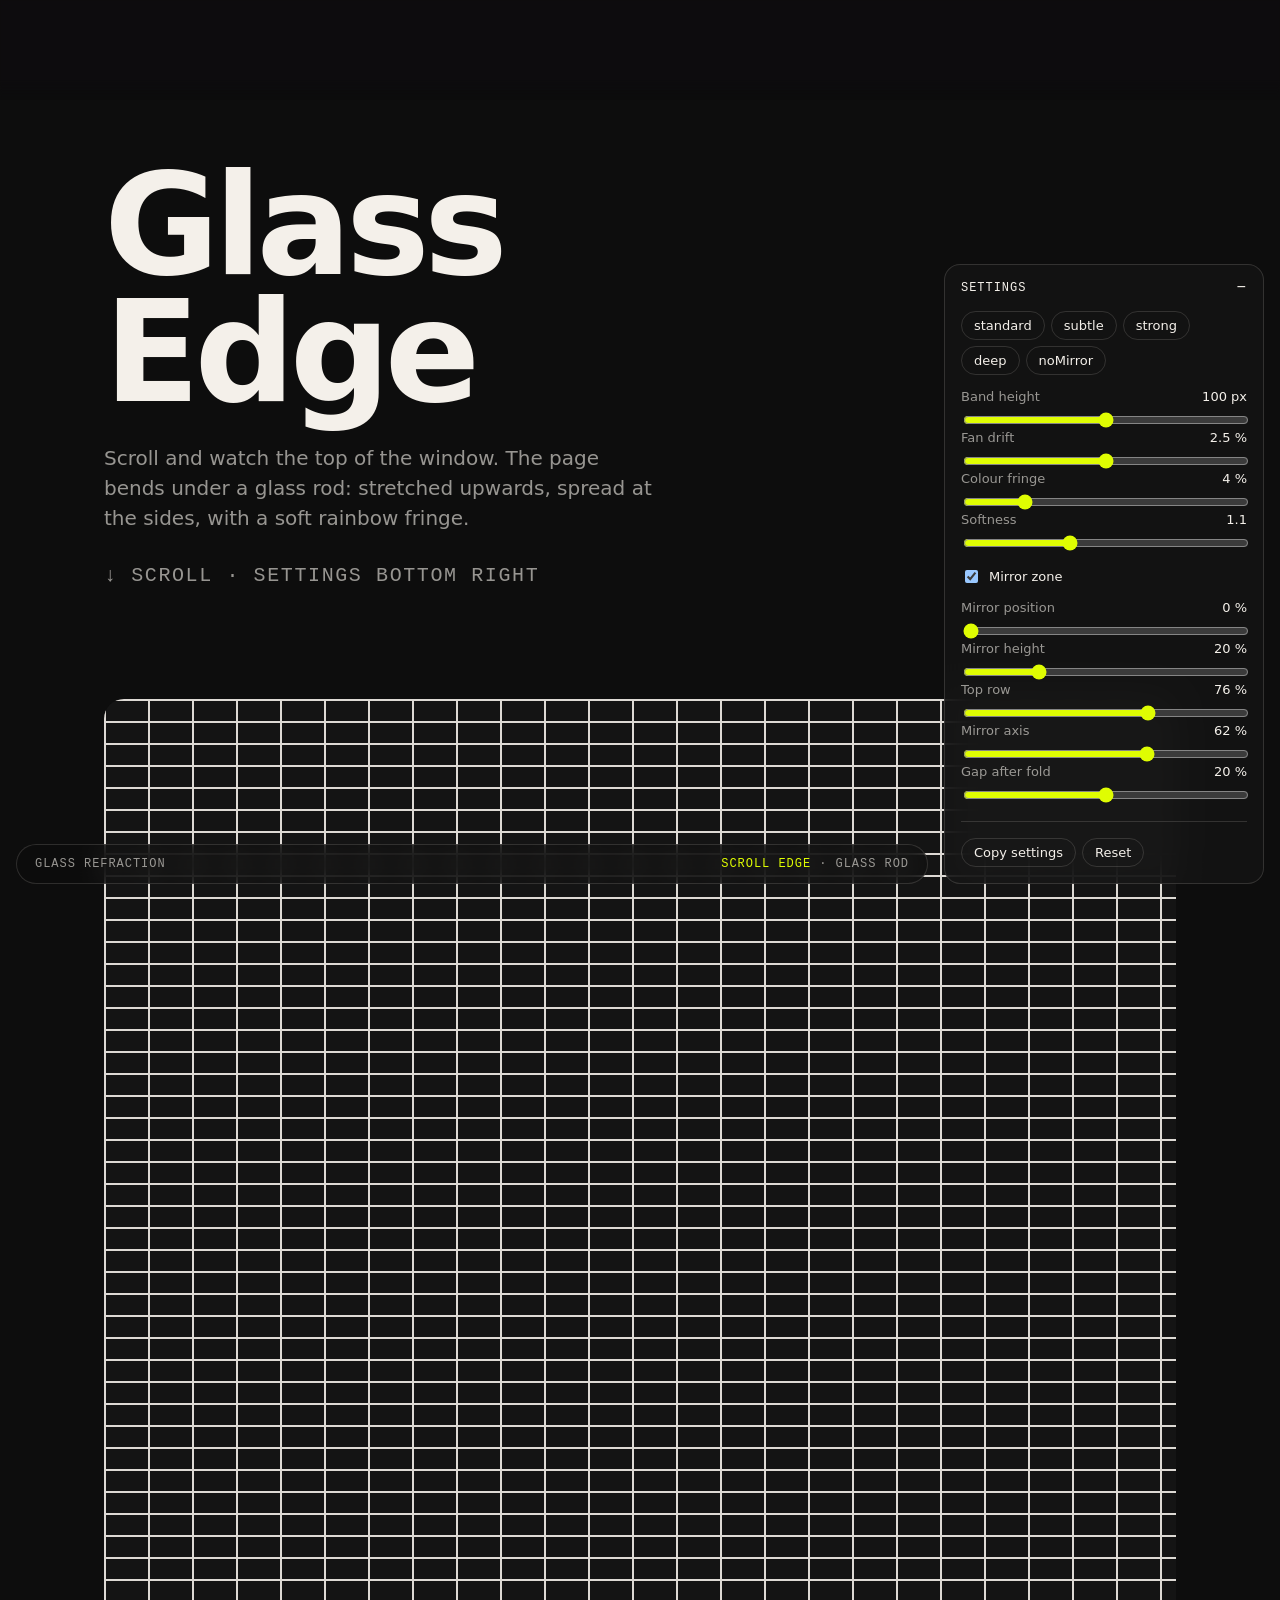
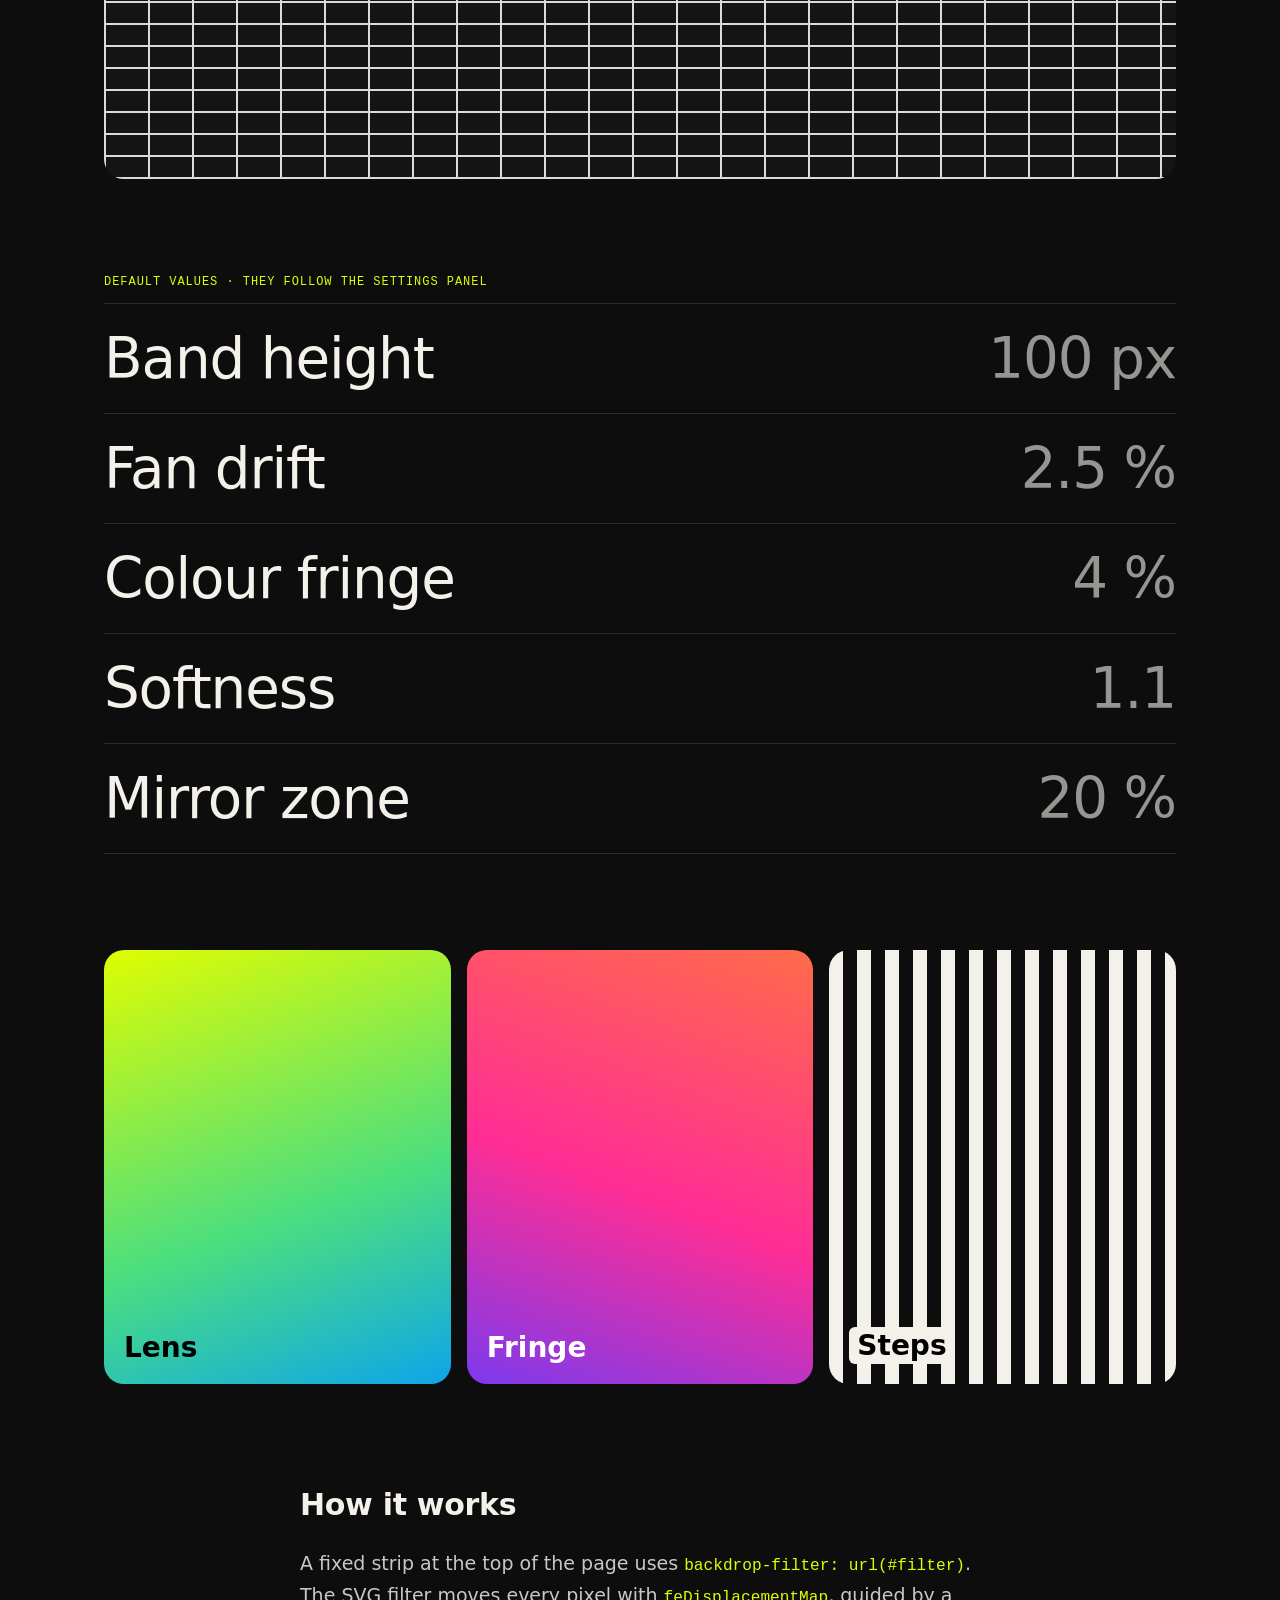
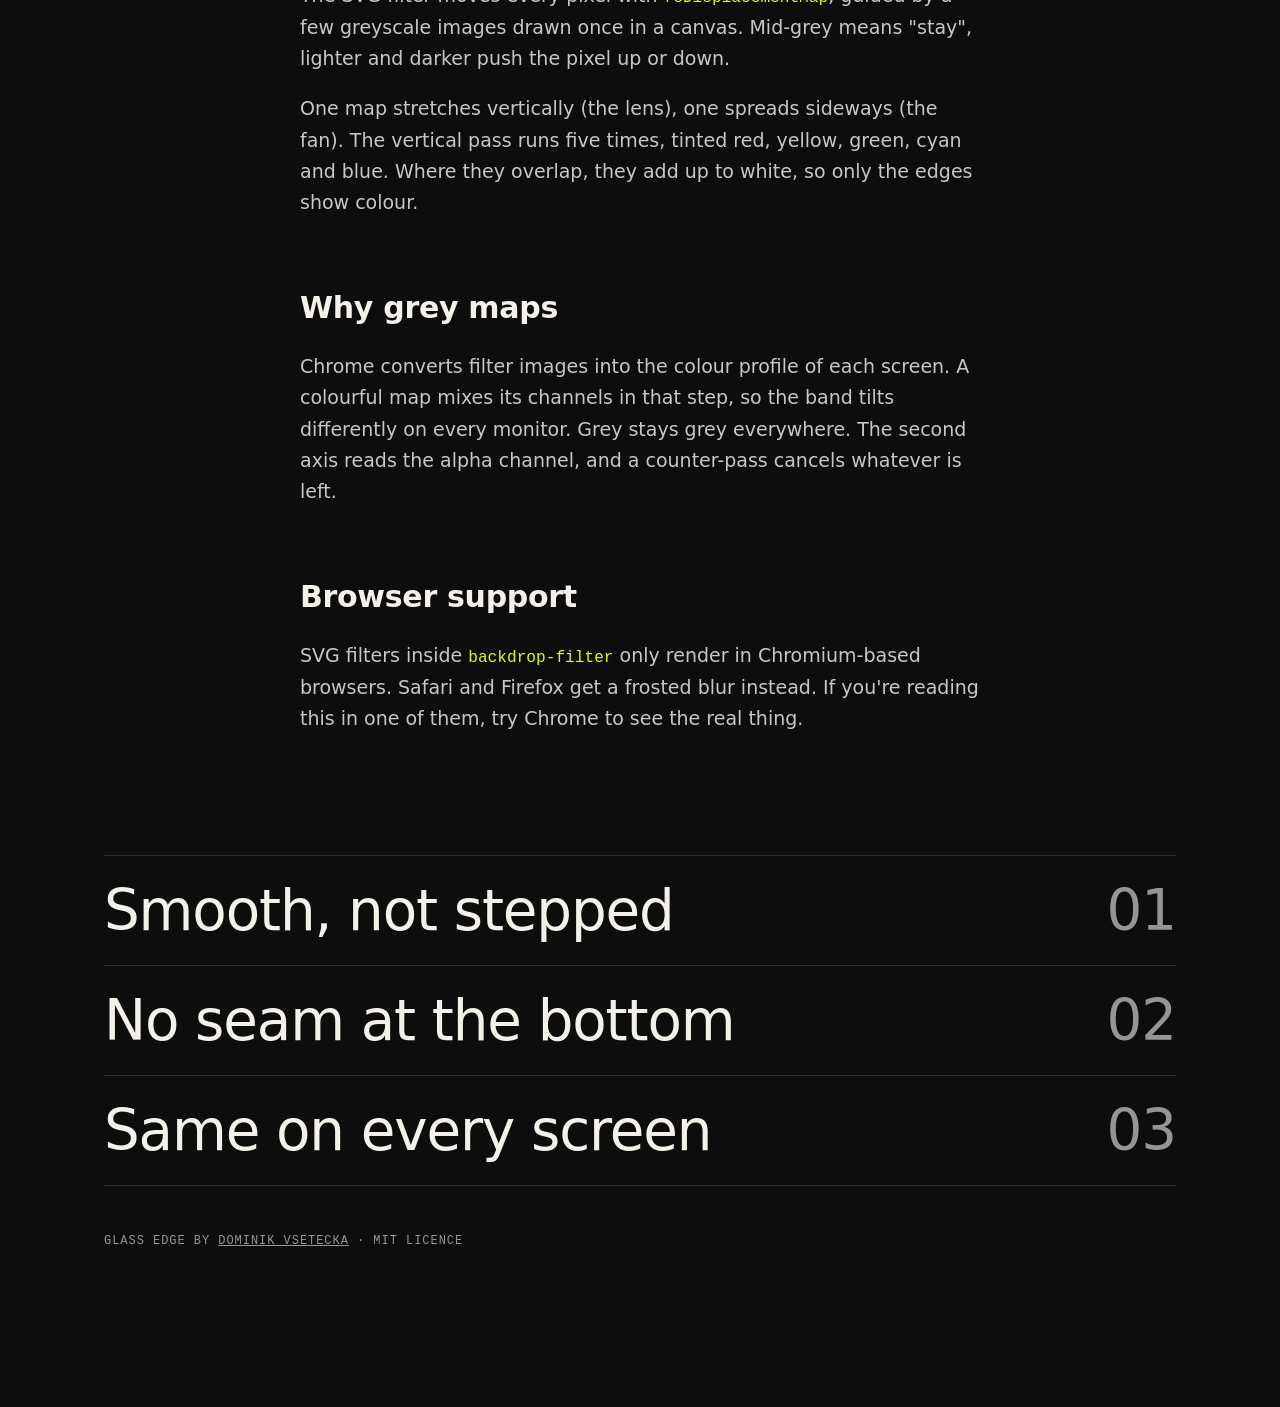
<file: index.html>
<!doctype html>
<html lang="en">
  <head>
    <meta charset="utf-8" />
    <meta name="viewport" content="width=device-width, initial-scale=1" />
    <title>Glass Edge · Scroll demo</title>
    <meta name="description" content="A refracting glass band at the top of the window, built with backdrop-filter and an SVG filter. Scroll to see it, tweak it in the panel." />
    <link rel="stylesheet" href="demo/demo.css" />
    <style>
      /* The bar sits at the bottom of the window, next to the settings panel,
         so the glass edge at the top never covers it. */
      .topbar.floating {
        position: fixed;
        bottom: 16px;
        left: 16px;
        right: 352px;
        z-index: 40;
        padding: 12px 18px;
        border: 1px solid var(--line);
        border-radius: 999px;
        background: rgb(13 13 13 / 0.72);
        -webkit-backdrop-filter: blur(12px);
        backdrop-filter: blur(12px);
      }

      @media (max-width: 700px) {
        .topbar.floating {
          right: 16px;
          padding: 12px 14px;
          font-size: 10px;
          letter-spacing: 0.04em;
          white-space: nowrap;
        }

        /* Panel moves up above the bar on small screens. */
        .panel {
          bottom: 76px;
        }
      }

      .hero {
        padding: 18vh 0 12vh;
      }

      .hero h1 {
        margin: 0;
        font-size: clamp(56px, 11vw, 168px);
        font-weight: 600;
        line-height: 0.9;
        letter-spacing: -0.04em;
      }

      .hero p {
        max-width: 560px;
        margin: 28px 0 0;
        font-size: 20px;
        line-height: 1.5;
        color: var(--muted);
      }

      .hint {
        margin-top: 48px;
        color: var(--accent);
      }

      .rows {
        border-top: 1px solid var(--line);
      }

      .values-label {
        margin: 0 0 14px;
        color: var(--accent);
      }

      .rows li {
        display: flex;
        justify-content: space-between;
        align-items: baseline;
        gap: 24px;
        padding: 22px 0;
        border-bottom: 1px solid var(--line);
        font-size: clamp(28px, 4.4vw, 60px);
        font-weight: 500;
        letter-spacing: -0.02em;
      }

      .rows li span:last-child {
        color: var(--muted);
      }

      .rows {
        list-style: none;
        margin: 0;
        padding: 0;
      }

      .tiles {
        display: grid;
        grid-template-columns: repeat(auto-fit, minmax(240px, 1fr));
        gap: 16px;
        margin: 96px 0;
      }

      .tile {
        aspect-ratio: 4 / 5;
        border-radius: 20px;
        padding: 20px;
        display: flex;
        align-items: flex-end;
        color: #000;
        font-size: 28px;
        font-weight: 600;
      }

      .tile:nth-child(1) {
        background: linear-gradient(160deg, #dffd02, #4ade80 60%, #0ea5e9);
      }

      .tile:nth-child(2) {
        background: linear-gradient(200deg, #ff6b4a, #ff2d95 55%, #7c3aed);
        color: #fff;
      }

      .tile:nth-child(3) {
        background: repeating-linear-gradient(90deg, #f4f0ea 0 14px, #0d0d0d 14px 28px);
        color: #000;
      }

      .tile:nth-child(3) span {
        background: #f4f0ea;
        padding: 2px 8px;
        border-radius: 6px;
      }

      .prose {
        max-width: 680px;
        margin: 0 auto 120px;
        font-size: 19px;
        line-height: 1.65;
        color: rgb(244 240 234 / 0.82);
      }

      .prose h2 {
        margin: 64px 0 12px;
        font-size: 30px;
        color: var(--fg);
        letter-spacing: -0.01em;
      }

      .prose code {
        font-family: ui-monospace, SFMono-Regular, Menlo, monospace;
        font-size: 0.85em;
        color: var(--accent);
      }

      .stripes {
        height: 1080px;
        margin: 0 0 96px;
        border-radius: 20px;
        background: repeating-linear-gradient(0deg, #f4f0ea 0 2px, transparent 2px 22px), repeating-linear-gradient(90deg, #f4f0ea 0 2px, #151515 2px 44px);
        opacity: 0.9;
      }

      footer {
        padding: 48px 0 160px;
        color: var(--muted);
      }
    </style>
  </head>
  <body>
    <div class="wrap">
      <nav class="topbar floating mono" aria-label="Demos">
        <span>Glass Refraction</span>
        <span><a href="./" aria-current="page">Scroll edge</a> · <a href="rod.html">Glass rod</a></span>
      </nav>

      <header class="hero">
        <h1>Glass<br />Edge</h1>
        <p>Scroll and watch the top of the window. The page bends under a glass rod: stretched upwards, spread at the sides, with a soft rainbow fringe.</p>
        <p class="hint mono">↓ Scroll · settings bottom right</p>
      </header>

      <div class="stripes" aria-hidden="true"></div>

      <p class="values-label mono" data-values-label>Default values · they follow the settings panel</p>
      <ul class="rows">
        <li><span>Band height</span><span data-value="height">100 px</span></li>
        <li><span>Fan drift</span><span data-value="drift">2.5 %</span></li>
        <li><span>Colour fringe</span><span data-value="chroma">4 %</span></li>
        <li><span>Softness</span><span data-value="softness">1.1</span></li>
        <li><span>Mirror zone</span><span data-value="mirrorHeight">20 %</span></li>
      </ul>

      <div class="tiles">
        <div class="tile">Lens</div>
        <div class="tile">Fringe</div>
        <div class="tile"><span>Steps</span></div>
      </div>

      <article class="prose">
        <h2>How it works</h2>
        <p>A fixed strip at the top of the page uses <code>backdrop-filter: url(#filter)</code>. The SVG filter moves every pixel with <code>feDisplacementMap</code>, guided by a few greyscale images drawn once in a canvas. Mid-grey means "stay", lighter and darker push the pixel up or down.</p>
        <p>One map stretches vertically (the lens), one spreads sideways (the fan). The vertical pass runs five times, tinted red, yellow, green, cyan and blue. Where they overlap, they add up to white, so only the edges show colour.</p>
        <h2>Why grey maps</h2>
        <p>Chrome converts filter images into the colour profile of each screen. A colourful map mixes its channels in that step, so the band tilts differently on every monitor. Grey stays grey everywhere. The second axis reads the alpha channel, and a counter-pass cancels whatever is left.</p>
        <h2>Browser support</h2>
        <p>SVG filters inside <code>backdrop-filter</code> only render in Chromium-based browsers. Safari and Firefox get a frosted blur instead. If you're reading this in one of them, try Chrome to see the real thing.</p>
      </article>

      <ul class="rows">
        <li><span>Smooth, not stepped</span><span>01</span></li>
        <li><span>No seam at the bottom</span><span>02</span></li>
        <li><span>Same on every screen</span><span>03</span></li>
      </ul>

      <footer class="mono">
        Glass Edge by <a href="https://dominikvsetecka.com/lab/glass-edge/">Dominik Vsetecka</a> · MIT licence
      </footer>
    </div>

    <details class="panel" open>
      <summary class="mono">Settings</summary>
      <div class="panel-body">
        <p class="note" data-support-note hidden>This browser doesn't render SVG filters in backdrop-filter, so you see the blur fallback. Open the page in Chrome or Edge for the glass.</p>
        <div class="row" data-presets></div>
        <div data-sliders></div>
        <label class="toggle"><input type="checkbox" data-mirror /> Mirror zone</label>
        <div data-mirror-sliders></div>
        <hr />
        <div class="row">
          <button type="button" data-copy>Copy settings</button>
          <button type="button" data-reset>Reset</button>
        </div>
      </div>
    </details>

    <script type="module">
      import { createGlassEdge, defaults, presets } from './src/glass-edge.js'

      const edge = createGlassEdge()
      document.querySelector('[data-support-note]').hidden = edge.supported

      const pct = (v) => `${Math.round(v * 100)} %`
      const main = [
        { key: 'height', label: 'Band height', min: 40, max: 160, step: 2, format: (v) => `${v} px` },
        { key: 'drift', label: 'Fan drift', min: 0, max: 0.05, step: 0.001, format: (v) => `${(v * 100).toFixed(1)} %` },
        { key: 'chroma', label: 'Colour fringe', min: 0, max: 0.2, step: 0.005, format: pct },
        { key: 'softness', label: 'Softness', min: 0, max: 3, step: 0.1, format: (v) => v.toFixed(1) },
      ]
      const mirror = [
        { key: 'mirrorPos', label: 'Mirror position', min: 0, max: 0.4, step: 0.01, format: pct },
        { key: 'mirrorHeight', label: 'Mirror height', min: 0.1, max: 0.5, step: 0.01, format: pct },
        { key: 'mirrorTop', label: 'Top row', min: 0.3, max: 1, step: 0.01, format: pct },
        { key: 'mirrorAxis', label: 'Mirror axis', min: 0, max: 0.95, step: 0.01, format: pct },
        { key: 'mirrorGap', label: 'Gap after fold', min: 0, max: 0.4, step: 0.01, format: pct },
      ]

      const inputs = new Map()
      const build = (defs, host) => {
        for (const d of defs) {
          const label = document.createElement('label')
          const name = document.createElement('span')
          name.textContent = d.label
          const out = document.createElement('output')
          const input = Object.assign(document.createElement('input'), { type: 'range', min: d.min, max: d.max, step: d.step })
          label.append(name, out, input)
          host.append(label)
          inputs.set(d.key, { input, out, d })
        }
      }
      build(main, document.querySelector('[data-sliders]'))
      build(mirror, document.querySelector('[data-mirror-sliders]'))
      const mirrorBox = document.querySelector('[data-mirror]')
      const mirrorSliders = document.querySelector('[data-mirror-sliders]')

      const show = (o) => {
        for (const [key, { input, out, d }] of inputs) {
          input.value = o[key]
          out.textContent = d.format(o[key])
        }
        mirrorBox.checked = o.mirror
        mirrorSliders.hidden = !o.mirror

        // The value rows on the page follow the panel.
        for (const el of document.querySelectorAll('[data-value]')) {
          const key = el.dataset.value
          el.textContent = key === 'mirrorHeight' && !o.mirror ? 'off' : inputs.get(key).d.format(o[key])
        }
        const changed = Object.keys(defaults).some((k) => defaults[k] !== o[k])
        document.querySelector('[data-values-label]').textContent = changed
          ? 'Your values · reset in the settings panel'
          : 'Default values · they follow the settings panel'
      }

      // Rebuilding the maps takes a few ms: at most once per frame.
      let pending = null
      const apply = (next) => {
        pending = { ...(pending || {}), ...next }
        requestAnimationFrame(() => {
          if (!pending) return
          edge.update(pending)
          pending = null
          show(edge.options)
        })
      }

      for (const [key, { input }] of inputs) input.addEventListener('input', () => apply({ [key]: Number(input.value) }))
      mirrorBox.addEventListener('change', () => apply({ mirror: mirrorBox.checked }))

      const presetRow = document.querySelector('[data-presets]')
      for (const [name, values] of Object.entries(presets)) {
        const b = Object.assign(document.createElement('button'), { type: 'button', textContent: name })
        b.addEventListener('click', () => apply({ ...defaults, ...values }))
        presetRow.append(b)
      }

      document.querySelector('[data-reset]').addEventListener('click', () => apply({ ...defaults }))
      document.querySelector('[data-copy]').addEventListener('click', async (e) => {
        const o = edge.options
        const changed = Object.fromEntries(Object.entries(o).filter(([k, v]) => defaults[k] !== v))
        const text = `createGlassEdge(${JSON.stringify(changed, null, 2)})`
        try {
          await navigator.clipboard.writeText(text)
          e.target.textContent = 'Copied'
        } catch {
          console.log(text)
          e.target.textContent = 'See console'
        }
        setTimeout(() => (e.target.textContent = 'Copy settings'), 1400)
      })

      // Collapsed by default on small screens.
      if (matchMedia('(max-width: 640px)').matches) document.querySelector('.panel').open = false

      show(edge.options)
    </script>
  </body>
</html>
</file>
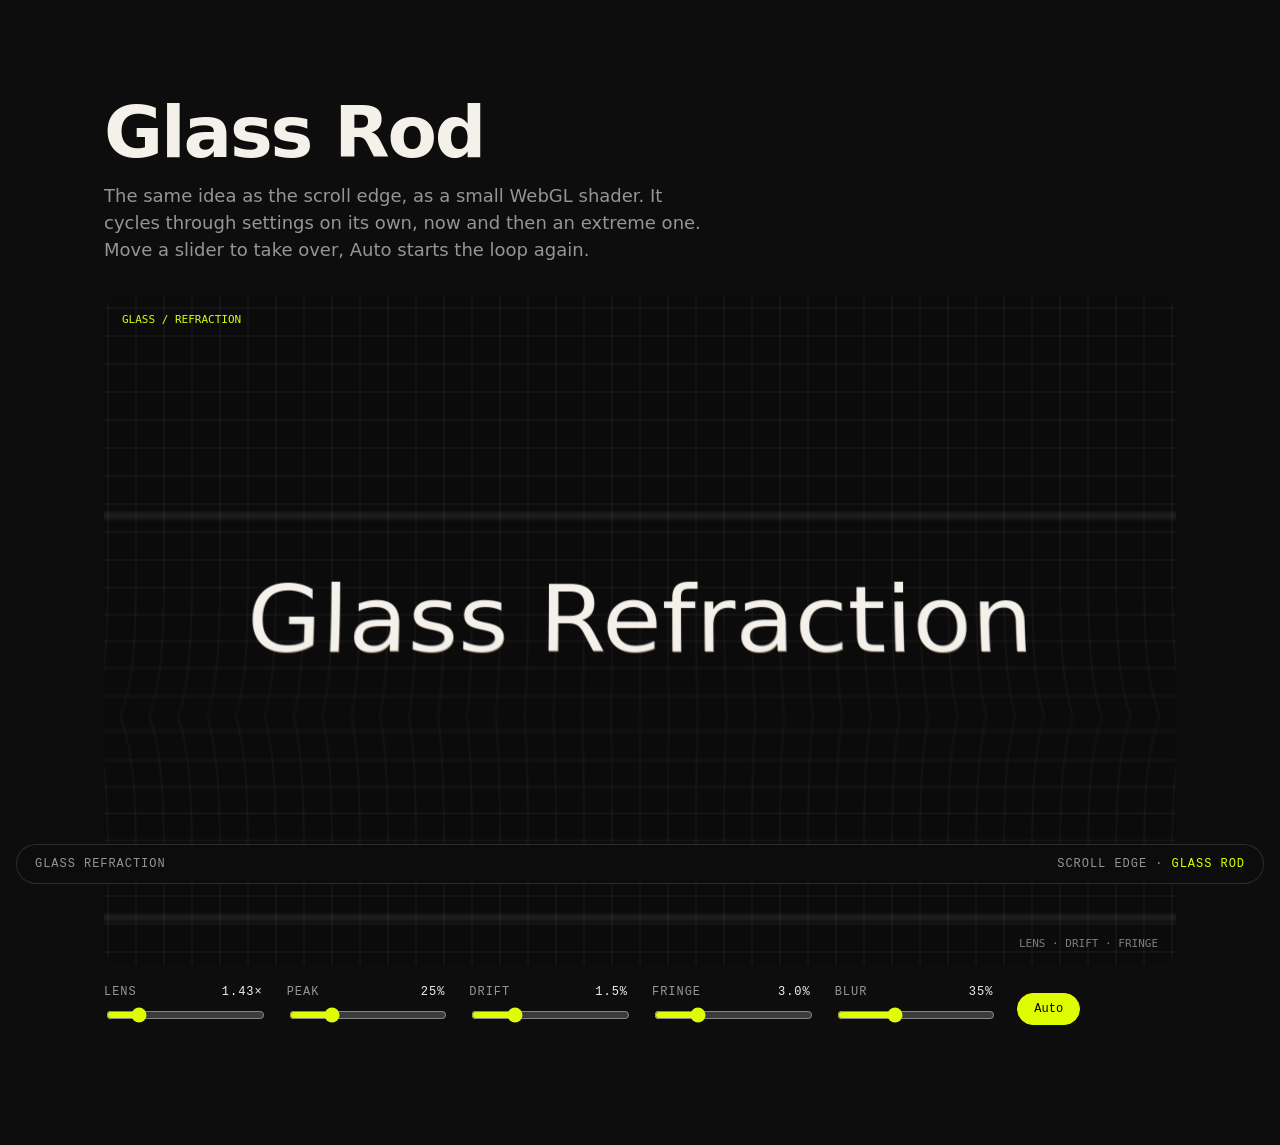
<file: rod.html>
<!doctype html>
<html lang="en">
  <head>
    <meta charset="utf-8" />
    <meta name="viewport" content="width=device-width, initial-scale=1" />
    <title>Glass Rod · WebGL demo</title>
    <meta name="description" content="A glass rod floating over a canvas, as a small WebGL shader. Lens, peak, drift, fringe and blur, with sliders." />
    <link rel="stylesheet" href="demo/demo.css" />
    <style>
      /* Same bottom bar as the scroll demo. */
      .topbar.floating {
        position: fixed;
        bottom: 16px;
        left: 16px;
        right: 16px;
        z-index: 40;
        padding: 12px 18px;
        border: 1px solid var(--line);
        border-radius: 999px;
        background: rgb(13 13 13 / 0.72);
        -webkit-backdrop-filter: blur(12px);
        backdrop-filter: blur(12px);
      }

      @media (max-width: 700px) {
        .topbar.floating {
          padding: 12px 14px;
          font-size: 10px;
          letter-spacing: 0.04em;
          white-space: nowrap;
        }
      }

      main {
        padding: 10vh 0 120px;
      }

      h1 {
        margin: 0 0 8px;
        font-size: clamp(36px, 6vw, 72px);
        font-weight: 600;
        letter-spacing: -0.03em;
      }

      .lead {
        max-width: 620px;
        margin: 0 0 32px;
        color: var(--muted);
        font-size: 18px;
        line-height: 1.5;
      }

      canvas {
        display: block;
        width: 100%;
        aspect-ratio: 16 / 10;
        border-radius: 20px;
        background: #0b0b0b;
      }

      .controls {
        display: grid;
        grid-template-columns: repeat(auto-fit, minmax(150px, 1fr));
        gap: 14px 24px;
        align-items: end;
        margin-top: 20px;
        color: var(--muted);
      }

      .controls label {
        display: grid;
        grid-template-columns: 1fr auto;
        gap: 6px;
      }

      .controls input {
        grid-column: 1 / -1;
        width: 100%;
        accent-color: var(--accent);
      }

      .controls output {
        color: var(--fg);
        font-variant-numeric: tabular-nums;
      }

      .controls button {
        justify-self: start;
        border: 1px solid var(--line);
        border-radius: 999px;
        background: transparent;
        color: var(--fg);
        padding: 8px 16px;
        font: inherit;
        cursor: pointer;
      }

      .controls button[aria-pressed='true'] {
        border-color: var(--accent);
        background: var(--accent);
        color: #000;
      }
    </style>
  </head>
  <body>
    <div class="wrap">
      <nav class="topbar floating mono" aria-label="Demos">
        <span>Glass Refraction</span>
        <span><a href="./">Scroll edge</a> · <a href="rod.html" aria-current="page">Glass rod</a></span>
      </nav>

      <main>
        <h1>Glass Rod</h1>
        <p class="lead">The same idea as the scroll edge, as a small WebGL shader. It cycles through settings on its own, now and then an extreme one. Move a slider to take over, Auto starts the loop again.</p>

        <canvas role="img" aria-label="Animated demo: the words Glass Refraction under a slowly moving glass rod"></canvas>
        <div class="controls mono" data-controls></div>
      </main>
    </div>

    <script type="module">
      import { createGlassRod } from './src/glass-rod.js'

      const canvas = document.querySelector('canvas')
      const host = document.querySelector('[data-controls]')
      const defs = [
        { key: 'lens', label: 'Lens', min: 1, max: 3.5, step: 0.01, show: (v) => `${v.toFixed(2)}×` },
        { key: 'peak', label: 'Peak', min: 0, max: 100, step: 1, show: (v) => `${Math.round(v)}%` },
        { key: 'drift', label: 'Drift', min: 0, max: 6, step: 0.1, show: (v) => `${v.toFixed(1)}%` },
        { key: 'fringe', label: 'Fringe', min: 0, max: 12, step: 0.1, show: (v) => `${v.toFixed(1)}%` },
        { key: 'blur', label: 'Blur', min: 0, max: 100, step: 1, show: (v) => `${Math.round(v)}%` },
      ]
      const ui = new Map()
      for (const d of defs) {
        const label = document.createElement('label')
        const name = document.createElement('span')
        name.textContent = d.label
        const out = document.createElement('output')
        const input = Object.assign(document.createElement('input'), { type: 'range', min: d.min, max: d.max, step: d.step })
        label.append(name, out, input)
        host.append(label)
        ui.set(d.key, { input, out, d })
      }
      const auto = Object.assign(document.createElement('button'), { type: 'button', textContent: 'Auto' })
      auto.setAttribute('aria-pressed', 'true')
      host.append(auto)

      // Sliders in friendly units ↔ shader parameters.
      const toUi = (p) => ({ lens: 1 / p.magnify, peak: p.peak * 100, drift: p.drift * 100, fringe: p.fringe * 100, blur: p.blur * 100 })
      const fromUi = (v) => ({ magnify: 1 / v.lens, peak: v.peak / 100, drift: v.drift / 100, fringe: v.fringe / 100, blur: v.blur / 100 })
      const read = () => Object.fromEntries([...ui].map(([k, { input }]) => [k, Number(input.value)]))

      let manual = false
      let last = ''
      const show = (values) => {
        for (const [k, { input, out, d }] of ui) {
          if (!manual) input.value = values[k]
          out.textContent = d.show(values[k])
        }
      }

      await document.fonts.ready
      const rod = createGlassRod(canvas, {
        fontFamily: getComputedStyle(document.documentElement).fontFamily,
        onParams: (p) => {
          const values = manual ? read() : toUi(p)
          const key = JSON.stringify(values)
          if (key !== last) show(values), (last = key)
        },
      })

      host.addEventListener('input', () => {
        manual = true
        auto.setAttribute('aria-pressed', 'false')
        rod.setParams(fromUi(read()))
        show(read())
      })
      auto.addEventListener('click', () => {
        manual = false
        auto.setAttribute('aria-pressed', 'true')
        rod.setParams(null)
      })
      show(toUi(rod.current()))
    </script>
  </body>
</html>
</file>
<file: demo/demo.css>
/* Shared styles for the two demo pages. Plain CSS, no build step. */

:root {
  --bg: #0d0d0d;
  --fg: #f4f0ea;
  --muted: rgb(244 240 234 / 0.6);
  --line: rgb(244 240 234 / 0.14);
  --accent: #dffd02;
  --panel: rgb(20 20 20 / 0.86);
  color-scheme: dark;
}

* {
  box-sizing: border-box;
}

html {
  background: var(--bg);
  color: var(--fg);
  font-family: system-ui, -apple-system, 'Segoe UI', sans-serif;
  -webkit-font-smoothing: antialiased;
}

body {
  margin: 0;
}

a {
  color: inherit;
}

.wrap {
  max-width: 1120px;
  margin: 0 auto;
  padding: 0 24px;
}

.mono {
  font-family: ui-monospace, SFMono-Regular, Menlo, monospace;
  font-size: 12px;
  letter-spacing: 0.08em;
  text-transform: uppercase;
}

.topbar {
  display: flex;
  justify-content: space-between;
  gap: 16px;
  padding: 22px 0;
  color: var(--muted);
}

.topbar a {
  text-decoration: none;
}

.topbar a:hover,
.topbar a[aria-current='page'] {
  color: var(--accent);
}

/* --- Settings panel ------------------------------------------------------- */

.panel {
  position: fixed;
  right: 16px;
  bottom: 16px;
  z-index: 50;
  width: min(320px, calc(100vw - 32px));
  max-height: calc(100vh - 32px);
  overflow: auto;
  border: 1px solid var(--line);
  border-radius: 16px;
  background: var(--panel);
  -webkit-backdrop-filter: blur(16px);
  backdrop-filter: blur(16px);
  font-size: 13px;
}

.panel summary {
  display: flex;
  justify-content: space-between;
  align-items: center;
  padding: 14px 16px;
  cursor: pointer;
  list-style: none;
}

.panel summary::-webkit-details-marker {
  display: none;
}

.panel summary::after {
  content: '+';
  font-size: 16px;
}

.panel[open] summary::after {
  content: '−';
}

.panel-body {
  display: grid;
  gap: 14px;
  padding: 0 16px 16px;
}

.panel label {
  display: grid;
  grid-template-columns: 1fr auto;
  gap: 6px;
  color: var(--muted);
}

.panel label input[type='range'] {
  grid-column: 1 / -1;
  width: 100%;
  accent-color: var(--accent);
}

.panel output {
  color: var(--fg);
  font-variant-numeric: tabular-nums;
}

.panel .row {
  display: flex;
  flex-wrap: wrap;
  gap: 6px;
}

.panel button {
  border: 1px solid var(--line);
  border-radius: 999px;
  background: transparent;
  color: var(--fg);
  padding: 6px 12px;
  font: inherit;
  cursor: pointer;
}

.panel button:hover,
.panel button[aria-pressed='true'] {
  border-color: var(--accent);
  background: var(--accent);
  color: #000;
}

.panel .toggle {
  display: flex;
  align-items: center;
  gap: 8px;
  color: var(--fg);
}

.panel .note {
  margin: 0;
  color: var(--muted);
  line-height: 1.45;
}

.panel hr {
  width: 100%;
  border: 0;
  border-top: 1px solid var(--line);
  margin: 2px 0;
}

[hidden] {
  display: none !important;
}
</file>
